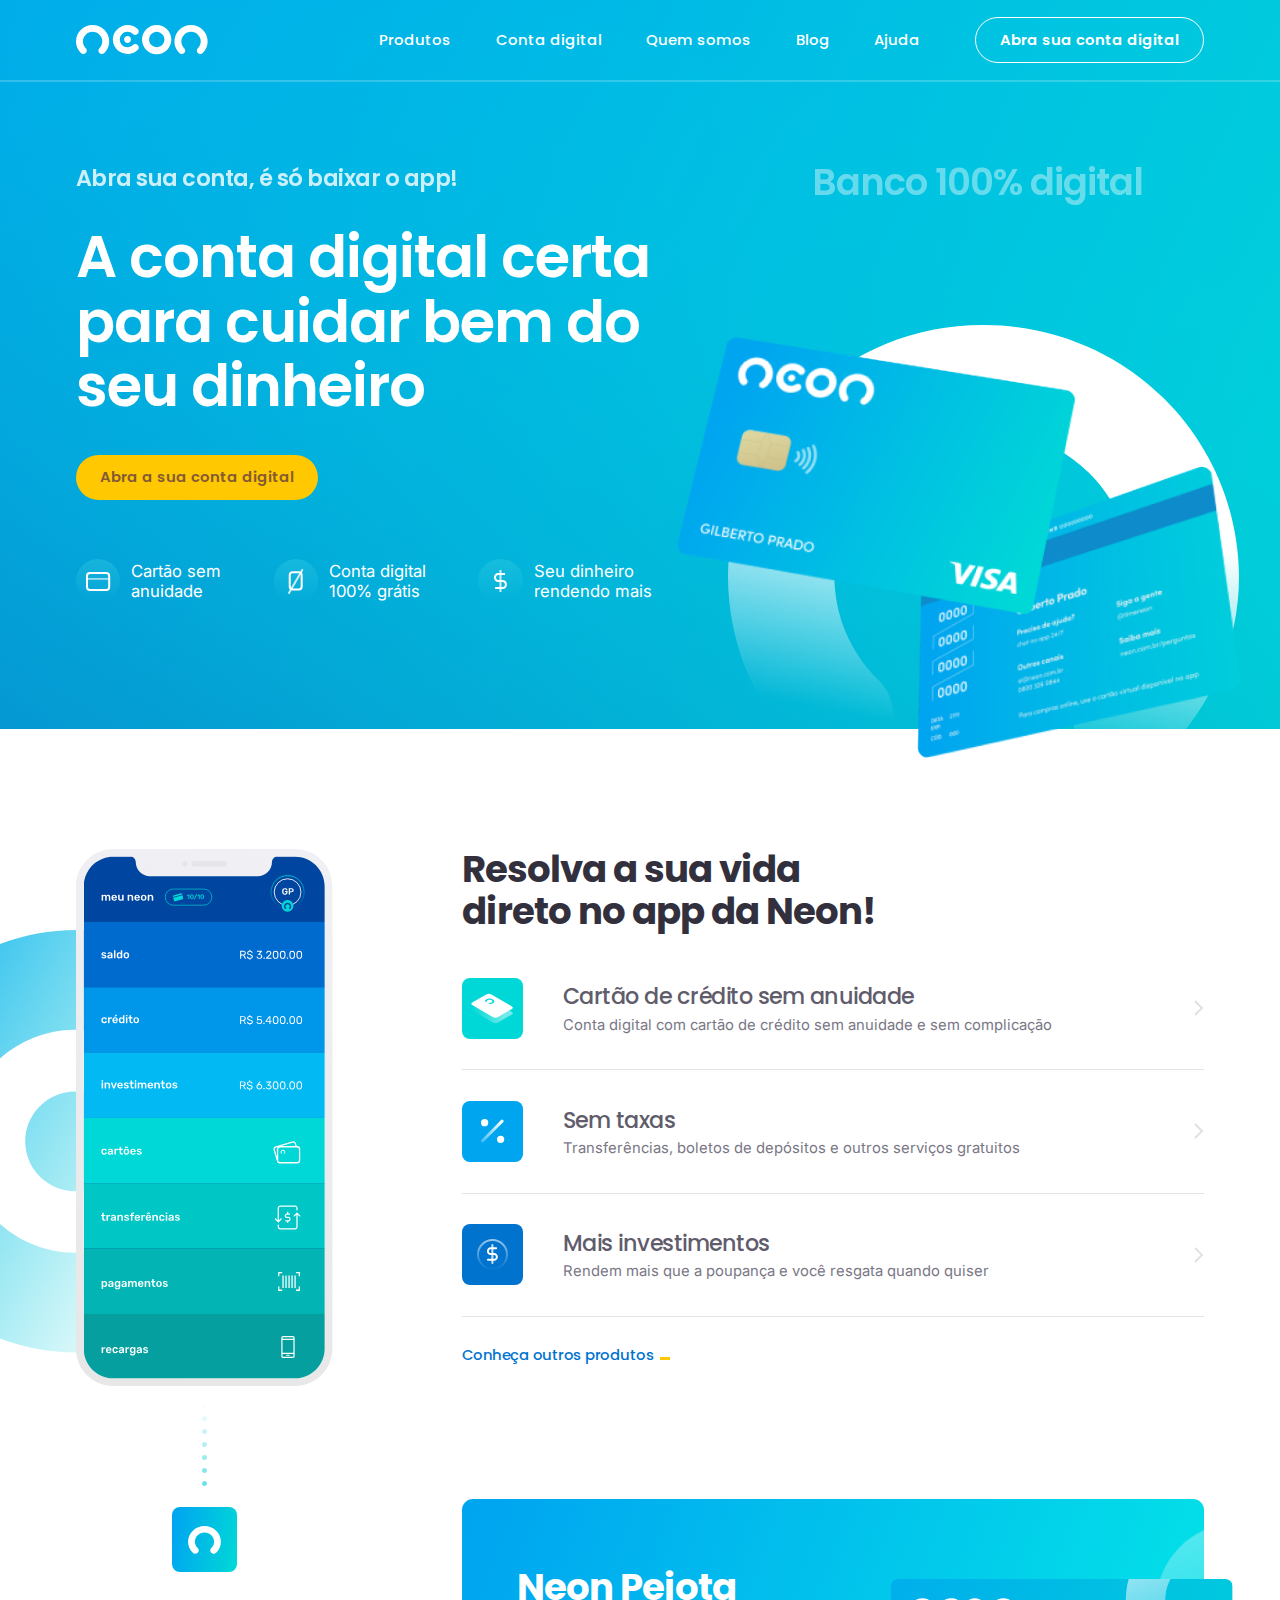
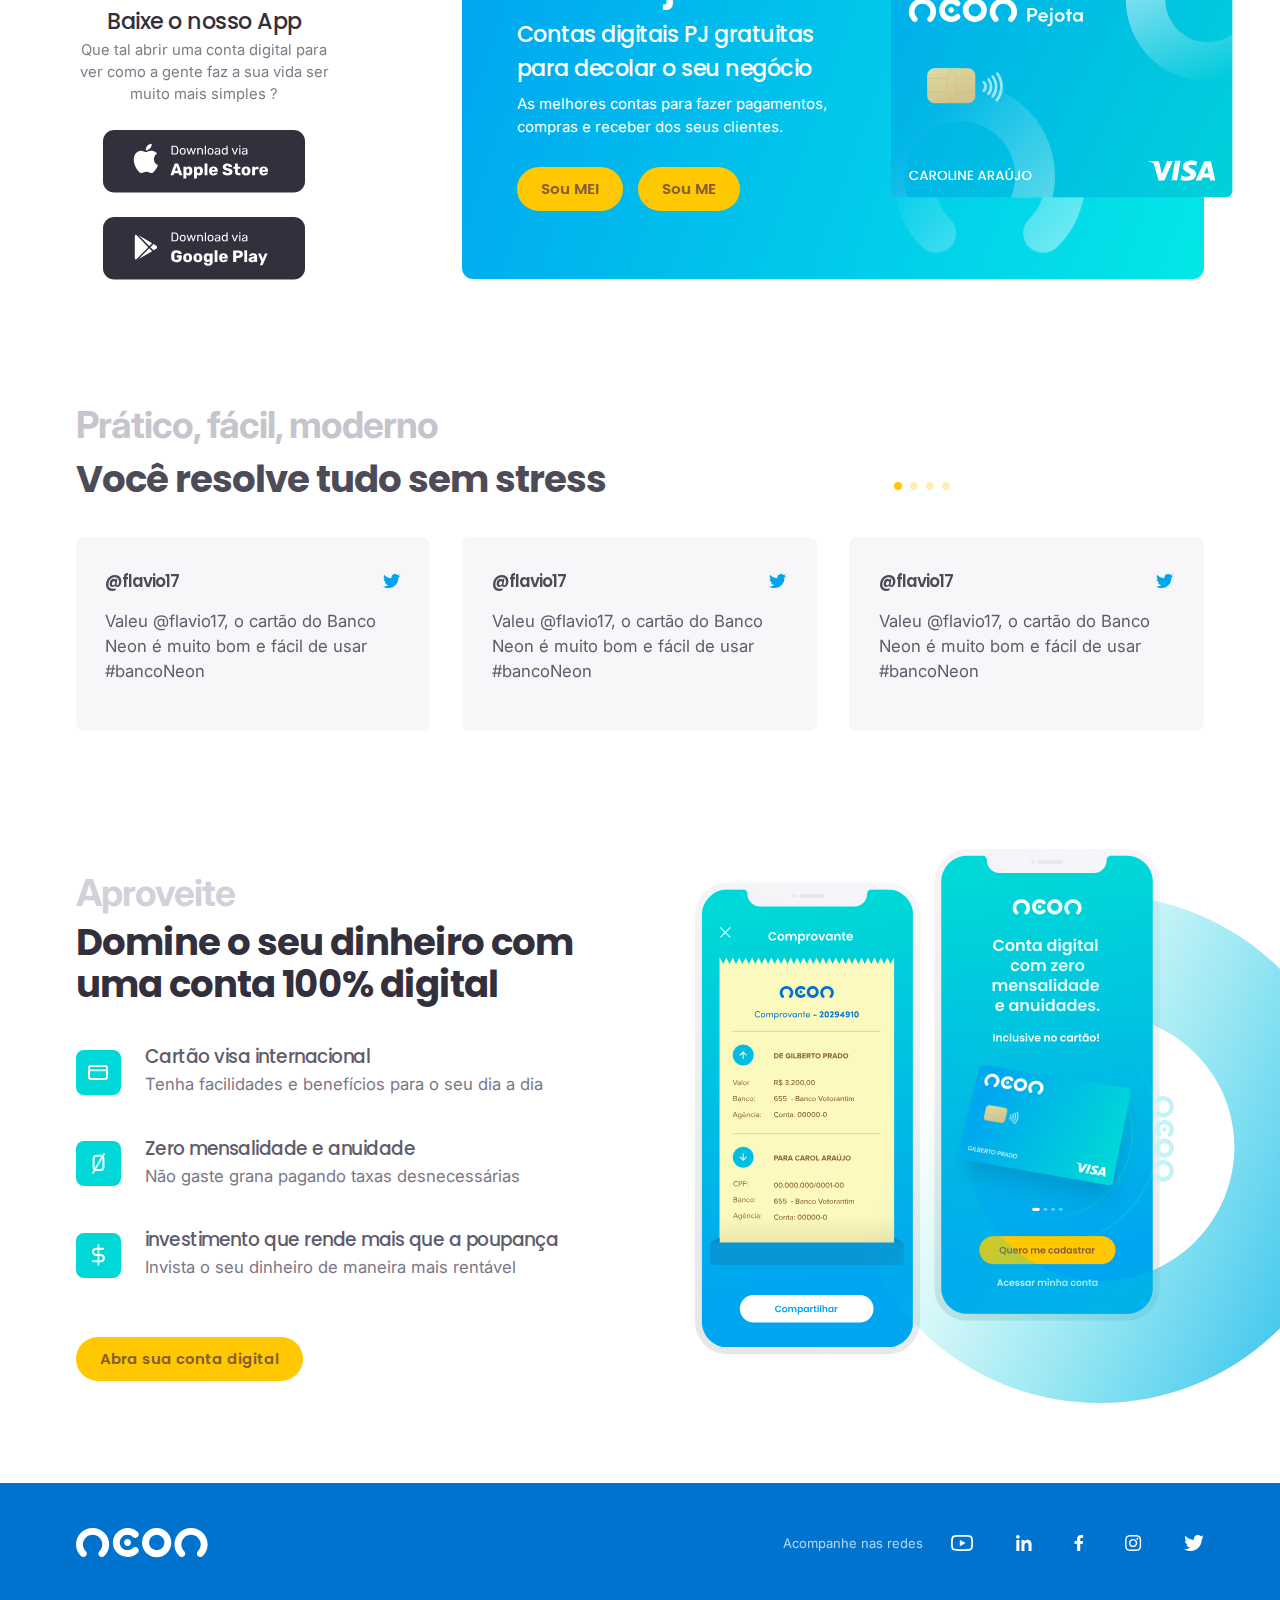
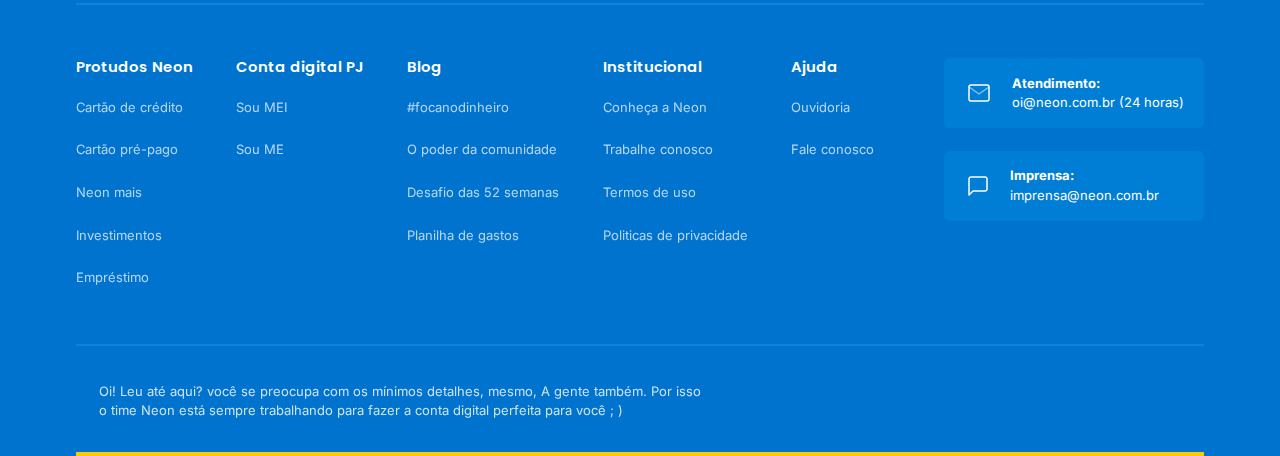
<file: index.html>
<!DOCTYPE html>
<html lang="pt-br">

<head>
    <link rel="preconnect" href="https://fonts.googleapis.com">
    <link rel="preconnect" href="https://fonts.gstatic.com" crossorigin>
    <meta charset="UTF-8">
    <meta http-equiv="X-UA-Compatible" content="IE=edge">
    <meta name="viewport" content="width=device-width, initial-scale=1.0">
    <link rel="stylesheet" href="https://cdn.jsdelivr.net/npm/swiper@9/swiper-bundle.min.css" />
    <link
        href="https://fonts.googleapis.com/css2?family=Inter:wght@400;600;700&family=Poppins:wght@400;500;600;700&display=swap"
        rel="stylesheet">
    <link rel="stylesheet" href="./css/main.min.css">
    <title>Landing Page Neon</title>
</head>

<body>
    <header><!-- 14. Section Hero Responsivo -->
        <div class="container">
            <a href="" class="logo">
                <img src="./images/logo.svg" alt="">
            </a>
            <nav>
                <ul>
                    <li><a href="">Produtos</a></li>
                    <li><a href="">Conta digital</a></li>
                    <li><a href="">Quem somos</a></li>
                    <li><a href="">Blog</a></li>
                    <li><a href="">Ajuda</a></li>
                </ul>
                <button class="btn-secondary white">Abra sua conta digital</button>
                <button class="btn-mobile">
                    <img src="./images/btn-mobile.svg" alt="">
                </button>
            </nav>
        </div>
    </header>
    <section class="s-hero">
        <div class="container">
            <div class="text">
                <h3>Abra sua conta, é só baixar o app!</h3>
                <h1>A conta digital certa para cuidar bem do seu dinheiro</h1>
                <button class="btn-primary">Abra a sua conta digital</button>
                <ul>
                    <li>
                        <div class="icon">
                            <img src="./images/icon-anuidade.svg" alt="icon-anuidade">
                        </div>
                        <span>Cartão sem<br />anuidade</span>
                    </li>
                    <li>
                        <div class="icon">
                            <img src="./images/icon-conta-digital.svg" alt="icon-conta-digital">
                        </div>
                        <span>Conta digital<br />100% grátis</span>
                    </li>
                    <li>
                        <div class="icon">
                            <img src="./images/icon-dinheiro.svg" alt="icon-dinheiro">
                        </div>
                        <span>Seu dinheiro<br />rendendo mais</span>
                    </li>
                </ul>
            </div>
            <div class="area-image">
                <h2>Banco 100% digital</h2>
                <div class="image">
                    <img src="./images/card-neon-frnt.png" class="card-front" alt="">
                    <img src="./images/card-neon-back.png" class="card-back" alt="">
                    <img src="./images/circle-cards-neon.svg" class="circle" alt="">
                </div>
            </div>
        </div>
    </section>
    <section class="s-card-neon">
        <div class="container">
            <div class="left-area">
                <div class="ilustra-mockup">
                    <img src="./images/circle-mockup.svg" class="circle" alt="">
                    <img src="./images/mockup.svg" class="mockup" alt="">
                </div>
                <div class="text">
                    <div class="icon">
                        <img src="./images/icon-neon.svg" class="icon" alt="">
                    </div>
                    <div class="info-text">
                        <h3>Baixe o nosso App</h3>
                        <p>Que tal abrir uma conta digital para ver como a gente faz a sua vida ser muito mais simples
                            ?</p>
                        <ul>
                            <li> <a href=" " target="_blank">
                                    <img src="./images/apple-store.svg" alt="">
                                </a></li>
                            <li>
                                <a href="" target="_blank">
                                    <img src="./images/google-play.svg" alt="">
                                </a>
                            </li>
                        </ul>
                    </div>
                </div>
            </div>
            <div class="right-area">
                <div class="main-text">
                    <h2>Resolva a sua vida direto no app da Neon!</h2>
                    <ul>
                        <li>
                            <div class="info">
                                <img src="./images/icon-cartao-credito.svg" class="icon" alt="">
                                <div class="txt">
                                    <h3>Cartão de crédito sem anuidade</h3>
                                    <p>Conta digital com cartão de crédito sem anuidade e sem complicação</p>
                                </div>
                            </div>
                            <img src="./images/arrow-right.svg" alt="">
                        </li>
                        <li>
                            <div class="info">
                                <img src="./images/icon-taxas.svg" class="icon" alt="">
                                <div class="txt">
                                    <h3>Sem taxas</h3>
                                    <p>Transferências, boletos de depósitos e outros serviços gratuitos</p>
                                </div>
                            </div>
                            <img src="./images/arrow-right.svg" alt="">
                        </li>
                        <li>
                            <div class="info">
                                <img src="./images/icon-investimentos.svg" class="icon" alt="">
                                <div class="txt">
                                    <h3>Mais investimentos</h3>
                                    <p>Rendem mais que a poupança e você resgata quando quiser</p>
                                </div>
                            </div>
                            <img src="./images/arrow-right.svg" alt="">
                        </li>
                    </ul>
                    <a href="#" class="btn">Conheça outros produtos</a>
                </div>
                <div class="box-card">
                    <div class="text">
                        <h2>Neon Pejota</h2>
                        <h3>Contas digitais PJ gratuitas para decolar o seu negócio</h3>
                        <p>As melhores contas para fazer pagamentos, compras e receber dos seus clientes.</p>
                        <div class="btns">
                            <button class="btn-primary">Sou MEI</button>
                            <button class="btn-primary">Sou ME</button>
                        </div>
                    </div>
                    <img src="./images/card-front-pj.svg" class="image" alt="">
                </div>
            </div>
        </div>
    </section>
    <section class="s-depoimentos">
        <div class="container">
            <div class="top">
                <h2><span>Prático, fácil, moderno</span>
                    Você resolve tudo sem stress</h2>
                <div class="swiper-pagination"></div>
            </div>
            <!-- Swiper -->
            <div class="slide-depoimentos">
                <div class="swiper-wrapper">
                    <div class="swiper-slide">
                        <div class="card-depoimento">
                            <div class="user">
                                <strong>@flavio17</strong>
                                <img src="./images/icon-twiiter.svg" alt="">
                            </div>
                            <p>Valeu @flavio17, o cartão do Banco Neon é muito bom e fácil de usar #bancoNeon</p>
                        </div>
                    </div>

                    <div class="swiper-slide">
                        <div class="card-depoimento">
                            <div class="user">
                                <strong>@flavio17</strong>
                                <img src="./images/icon-twiiter.svg" alt="">
                            </div>
                            <p>Valeu @flavio17, o cartão do Banco Neon é muito bom e fácil de usar #bancoNeon</p>
                        </div>
                    </div>

                    <div class="swiper-slide">
                        <div class="card-depoimento">
                            <div class="user">
                                <strong>@flavio17</strong>
                                <img src="./images/icon-twiiter.svg" alt="">
                            </div>
                            <p>Valeu @flavio17, o cartão do Banco Neon é muito bom e fácil de usar #bancoNeon</p>
                        </div>
                    </div>

                    <div class="swiper-slide">
                        <div class="card-depoimento">
                            <div class="user">
                                <strong>@flavio17</strong>
                                <img src="./images/icon-twiiter.svg" alt="">
                            </div>
                            <p>Valeu @flavio17, o cartão do Banco Neon é muito bom e fácil de usar #bancoNeon</p>
                        </div>
                    </div>

                    <div class="swiper-slide">
                        <div class="card-depoimento">
                            <div class="user">
                                <strong>@flavio17</strong>
                                <img src="./images/icon-twiiter.svg" alt="">
                            </div>
                            <p>Valeu @flavio17, o cartão do Banco Neon é muito bom e fácil de usar #bancoNeon</p>
                        </div>
                    </div>

                    <div class="swiper-slide">
                        <div class="card-depoimento">
                            <div class="user">
                                <strong>@flavio17</strong>
                                <img src="./images/icon-twiiter.svg" alt="">
                            </div>
                            <p>Valeu @flavio17, o cartão do Banco Neon é muito bom e fácil de usar #bancoNeon</p>
                        </div>
                    </div>
                </div>

            </div>

            <!-- Swiper JS -->
        </div>
    </section>
    <section class="s-conta-digital">
        <div class="container">
            <div class="text">
                <h2><span>Aproveite</span>Domine o seu dinheiro com uma conta 100% digital</h2>
                <ul>
                    <li>
                        <div class="icon">
                            <img src="./images/icon-cartao-internacional.svg" alt="">
                        </div>
                        <div class="info">
                            <h4>Cartão visa internacional</h4>
                            <p>Tenha facilidades e benefícios para o seu dia a dia </p>
                        </div>
                    </li>

                    <li>
                        <div class="icon">
                            <img src="./images/icon-taxa-zero.svg" alt="">
                        </div>
                        <div class="info">
                            <h4>Zero mensalidade e anuidade</h4>
                            <p>Não gaste grana pagando taxas desnecessárias </p>
                        </div>
                    </li>

                    <li>
                        <div class="icon">
                            <img src="./images/icon-poupanca.svg" alt="">
                        </div>
                        <div class="info">
                            <h4>investimento que rende mais que a poupança</h4>
                            <p>Invista o seu dinheiro de maneira mais rentável </p>
                        </div>
                    </li>
                </ul>
                <button class="btn-primary">Abra sua conta digital</button>
            </div>
            <div class="image">
                <img src="./images/mockup-01.svg" class="mockup-01" alt="">
                <img src="./images/mockup-02.png" class="mockup-02" alt="">
                <img src="./images/circle-conta-digital.svg" class="circle" alt="">
            </div>
        </div>
    </section>
    <footer>
        <div class="container">
            <div class="top">
                <img src="./images/logo.svg" alt="">
                <div class="share">
                    <span>Acompanhe nas redes</span>
                    <ul>
                        <li>
                            <a href="">
                                <img src="./images/youtube.svg" alt="">
                            </a>
                        </li>
                        <li>
                            <a href="">
                                <img src="./images/linkedin.svg" alt="">
                            </a>
                        </li>
                        <li>
                            <a href="">
                                <img src="./images/facebook.svg" alt="">
                            </a>
                        </li>
                        <li>
                            <a href="">
                                <img src="./images/instagram.svg" alt="">
                            </a>
                        </li>
                        <li>
                            <a href="">
                                <img src="./images/twitter-white.svg" alt="">
                            </a>
                        </li>
                    </ul>
                </div>
            </div>
            <div class="main">
                <nav>
                    <div class="item">
                        <strong>Protudos Neon</strong>
                        <ul>
                            <li><a href="">Cartão de crédito</a></li>
                            <li><a href="">Cartão pré-pago</a></li>
                            <li><a href="">Neon mais</a></li>
                            <li><a href="">Investimentos</a></li>
                            <li><a href="">Empréstimo</a></li>
                        </ul>
                    </div>
                    <div class="item">
                        <strong>Conta digital PJ</strong>
                        <ul>
                            <li><a href="">Sou MEI</a></li>
                            <li><a href="">Sou ME</a></li>
                        </ul>
                    </div>
                    <div class="item">
                        <strong>Blog</strong>
                        <ul>
                            <li><a href="">#focanodinheiro</a></li>
                            <li><a href="">O poder da comunidade</a></li>
                            <li><a href="">Desafio das 52 semanas</a></li>
                            <li><a href="">Planilha de gastos</a></li>
                        </ul>
                    </div>
                    <div class="item">
                        <strong>Institucional</strong>
                        <ul>
                            <li><a href="">Conheça a Neon</a></li>
                            <li><a href="">Trabalhe conosco</a></li>
                            <li><a href="">Termos de uso</a></li>
                            <li><a href="">Politicas de privacidade</a></li>
                        </ul>
                    </div>
                    <div class="item">
                        <strong>Ajuda</strong>
                        <ul>
                            <li><a href="">Ouvidoria</a></li>
                            <li><a href="">Fale conosco</a></li>
                        </ul>
                    </div>
                </nav>
                <div class="btns">
                    <button>
                        <img src="./images/envelope.svg" alt="">
                        <div class="info">
                            <strong>Atendimento:</strong>
                            <span>oi@neon.com.br (24 horas)</span>
                        </div>
                    </button>
                    <button>
                        <img src="./images/chat.svg" alt="">
                        <div class="info">
                            <strong>Imprensa:</strong>
                            <span>imprensa@neon.com.br</span>
                        </div>
                    </button>
                </div>
            </div>
            <div class="mensagem">
                <div class="icon">

                </div>
                <p>Oi! Leu até aqui? você se preocupa com os mínimos detalhes, mesmo, A gente também. Por isso o time
                    Neon está sempre trabalhando para fazer a conta digital perfeita para você ; )</p>
            </div>
        </div>
    </footer>
    <script src="https://cdn.jsdelivr.net/npm/swiper@9/swiper-bundle.min.js"></script>
    <script>
        var swiper = new Swiper(".slide-depoimentos", {
            slidesPerView: 3,
            spaceBetween: 32,
            pagination: {
                el: ".s-depoimentos .top .swiper-pagination",
                clickable: true,
            },
        });
    </script>
</body>

</html>
</file>
<file: css/main.min.css>
*{margin:0;padding:0;box-sizing:border-box;list-style:none;text-decoration:none;border:none;outline:none;scroll-behavior:smooth;font-family:"Inter",sans-serif}html{font-size:62.5%}@media(max-width: 1300px){html{font-size:58%}}@media(max-width: 991px){html{font-size:62.5%}}html,body{overflow-x:hidden}img{max-width:100%;display:block}button{background-color:rgba(0,0,0,0);cursor:pointer}.container{width:100%;max-width:124.6rem;padding:0 1.5rem;margin:0 auto}header{position:absolute;top:0;left:0;width:100%;height:8.8rem;border-bottom:2px solid rgba(255,255,255,.2);display:flex}header .container{display:flex;flex-direction:row;align-items:center;justify-content:space-between}header nav{display:flex;align-items:center}header nav ul{display:flex;align-items:center;margin-right:5.9rem}header nav ul li{transition:all .3s}header nav ul li:not(:first-child){margin-left:4.8rem}header nav ul li a{font-family:"Poppins",sans-serif;font-weight:500;line-height:125%;color:#fff;font-size:1.6rem;transition:all .3s}header nav ul li a:hover{color:#ffc800}header nav .btn-mobile{display:none;margin-left:4rem}@media(max-width: 1090px){header nav ul{margin-right:3rem}header nav ul li:not(:first-child){margin-left:2.5rem}}@media(max-width: 1020px){header .logo{max-width:10.8rem}header nav ul{display:none}header nav .btn-mobile{display:block}}@media(max-width: 560px){header{height:7.3rem}header nav .btn-secondary{display:none}}footer{background-color:#0073ce;padding-top:4.9rem}footer .top{display:flex;flex-direction:row;align-items:center;justify-content:space-between;border-bottom:2px solid rgba(73,196,253,.2);padding-bottom:4.8rem;margin-bottom:5.7rem}footer .top .share{display:flex;align-items:center}footer .top .share span{font-size:1.4rem;line-height:125%;color:#fff;opacity:.7}footer .top .share ul{display:flex;align-items:center;margin-left:3rem}footer .top .share ul li:not(:first-child){margin-left:4.5rem}footer .main{display:flex;flex-direction:row;align-items:flex-start;justify-content:space-between;border-bottom:2px solid rgba(73,196,253,.2);padding-bottom:6.2rem;margin-bottom:3.9rem}footer .main nav{display:flex;flex-direction:row;align-items:flex-start;justify-content:space-between;width:100%;max-width:86rem}footer .main nav strong{font-family:"Poppins",sans-serif;font-weight:600;font-size:1.6rem;line-height:125%;color:#fff;display:inline-block;margin-bottom:2.5rem}footer .main nav ul li:not(:last-child){margin-bottom:2.9rem}footer .main nav ul li a{color:#fff;font-size:1.4rem;line-height:1.7rem;opacity:.7}footer .main .btns{width:100%;max-width:28rem}footer .main .btns button{width:100%;background-color:rgba(0,164,240,.23);border-radius:6px;height:7.6rem;display:flex;padding-left:2.5rem;align-items:center}footer .main .btns button:not(:last-child){margin-bottom:2.4rem}footer .main .btns button .info{margin-left:2.4rem}footer .main .btns button .info strong{display:block;text-align:left;color:#fff;font-weight:bold;font-size:1.4rem;line-height:150%}footer .main .btns button .info span{display:block;text-align:left;color:#fff;font-size:1.4rem;line-height:150%}footer .mensagem{display:flex;align-items:flex-start;border-bottom:4px solid #ffc800;padding-bottom:3.4rem}footer .mensagem .icon{font-size:1.8rem}footer .mensagem p{width:100%;max-width:66rem;margin-left:2.5rem;color:#fff;font-size:1.4rem;line-height:150%;opacity:.8}.s-hero{width:100%;height:78.6rem;background:url("../images/bg-hero.svg") no-repeat center center;padding-top:17.5rem}.s-hero .container{display:flex;flex-direction:row;align-items:flex-start;justify-content:space-between}.s-hero .text{width:100%;max-width:68.4rem}.s-hero .text h3{color:#fff;opacity:.8;font-weight:600;margin-bottom:3.2rem}.s-hero .text h1{color:#fff;margin-bottom:3.9rem}.s-hero .text ul{width:100%;max-width:62.1rem;margin-top:6.4rem;display:flex;align-items:center;justify-content:space-between}.s-hero .text ul li{display:flex;align-items:center}.s-hero .text ul li .icon{width:4.8rem;height:4.8rem;background:linear-gradient(180deg, rgba(53, 203, 226, 0.4) 0%, rgba(53, 202, 226, 0) 100%);border-radius:50%;display:flex;flex-direction:row;align-items:center;justify-content:center;margin-right:1.2rem}.s-hero .text ul li span{color:#fff;font-size:1.8rem;line-height:2.2rem}.s-hero .area-image{width:100%;max-width:70.6rem;margin-right:-17.4rem}.s-hero .area-image h2{text-align:center;margin-bottom:6.7rem;color:#fff;opacity:.4;font-weight:600}.s-hero .area-image .image{position:relative;width:100%;height:54.1rem;top:3.5rem}.s-hero .area-image .image img{position:absolute}.s-hero .area-image .image .card-front{top:4.1rem;left:0;z-index:3;max-width:43rem}.s-hero .area-image .image .card-back{bottom:4.6rem;right:8.6rem;z-index:2;max-width:35rem}.s-hero .area-image .image .circle{top:2.8rem;right:4.3rem;z-index:1;max-width:55rem}@media(max-width: 1440px){.s-hero .area-image{margin-right:-13.4rem}}@media(max-width: 1366px){.s-hero .area-image{margin-right:-8rem}.s-hero .area-image .image .card-back{right:4rem}}@media(max-width: 1050px){.s-hero{padding-top:14.5rem;height:66rem}.s-hero .text ul{margin-top:4.5rem}.s-hero .area-image{margin-right:-10px}.s-hero .area-image h2{margin-bottom:1.5rem}.s-hero .area-image .image{height:45rem}.s-hero .area-image .image .card-front{max-width:35rem;top:8rem}.s-hero .area-image .image .card-back{max-width:29rem;bottom:0}.s-hero .area-image .image .circle{max-width:46rem}}@media(max-width: 991px){.s-hero{height:89.1rem;background-size:cover}.s-hero .container{flex-direction:column;align-items:center}.s-hero .text{margin-bottom:5rem;max-width:68.5rem;text-align:center;display:flex;flex-direction:column;align-items:center;justify-content:center}.s-hero .text h1{margin-bottom:2.6rem}.s-hero .text h3{text-align:center}.s-hero .text ul{margin-bottom:3.9rem}.s-hero .area-image h2{margin-bottom:1.9rem}.s-hero .area-image .image{max-width:51rem;margin:0 auto;height:42.4rem;top:0}.s-hero .area-image .image .circle{max-width:42rem;top:0;right:1.3rem}.s-hero .area-image .image .card-front{max-width:34rem;left:0;top:3.4rem}.s-hero .area-image .image .card-back{max-width:27.4rem;right:2.9rem;top:5.6rem}}@media(max-width: 568px){.s-hero{padding-top:12.4rem;height:73.9rem}.s-hero .text h3{font-size:1.6rem;line-height:120%;margin-bottom:1.6rem}.s-hero .text h1{font-size:3.2rem;line-height:120%;margin-bottom:3.7rem}.s-hero .text ul{flex-direction:column;align-items:flex-start;max-width:28rem}.s-hero .text ul li:not(:first-child){margin-top:1.6rem}.s-hero .text ul li .icon{width:2rem;height:2rem;background-color:rgba(0,0,0,0)}.s-hero .text ul li span br{display:none}.s-hero .area-image h2{display:none}.s-hero .area-image .image{width:30.5rem;height:25rem}.s-hero .area-image .image .circle{max-width:26rem;right:0}.s-hero .area-image .image .card-front{max-width:21rem;top:2.9rem}.s-hero .area-image .image .card-back{max-width:17rem;bottom:0;right:6px}}.s-card-neon{padding-top:12.9rem}.s-card-neon .container{display:flex;flex-direction:"row";align-items:flex-start;justify-content:space-between}.s-card-neon .left-area{width:100%;max-width:27.7rem}.s-card-neon .left-area .ilustra-mockup{position:relative;width:100%;max-width:27.7rem;margin-bottom:12.9rem}.s-card-neon .left-area .ilustra-mockup .circle{position:absolute;top:8.7rem;left:-214px;z-index:-1;max-width:377px}.s-card-neon .left-area .text{width:100%;display:flex;flex-direction:column;align-items:center}.s-card-neon .left-area .text .icon{position:relative}.s-card-neon .left-area .text .icon::before{content:"";width:5px;height:83px;top:-104px;position:absolute;display:inline-block;background:url("../images/points.svg") no-repeat center center;left:50%;margin-left:-2.5px}.s-card-neon .left-area .text .info-text{display:flex;flex-direction:column;align-items:center}.s-card-neon .left-area .text .info-text h3{text-align:center;margin-top:3.6rem;color:#33303e}.s-card-neon .left-area .text .info-text p{text-align:center;font-size:1.6rem;color:#5f5c6b;line-height:150%;opacity:.8;margin-bottom:2.6rem}.s-card-neon .left-area .text .info-text ul li:not(:last-child){margin-bottom:2.6rem}.s-card-neon .right-area{width:100%;max-width:80rem}.s-card-neon .right-area .main-text{margin-bottom:14.4rem}.s-card-neon .right-area .main-text h2{max-width:48.8rem;color:#33303e;margin-bottom:4.9rem}.s-card-neon .right-area .main-text ul{margin-bottom:3.2rem}.s-card-neon .right-area .main-text ul li{display:flex;flex-direction:row;align-items:center;justify-content:space-between;border-bottom:1px solid rgba(225,224,231,.9);padding:3.3rem 0}.s-card-neon .right-area .main-text ul li:first-child{padding-top:0}.s-card-neon .right-area .main-text ul li .info{display:flex;flex-direction:row;align-items:center;justify-content:space-between}.s-card-neon .right-area .main-text ul li .info .txt{margin-left:4.3rem}.s-card-neon .right-area .main-text ul li .info .txt h3{color:#5f5c6b}.s-card-neon .right-area .main-text ul li .info .txt p{font-size:1.6rem;line-height:150%;color:#7a7786}.s-card-neon .right-area .main-text .btn{position:relative;display:inline-block;font-family:"Poppins",sans-serif;font-weight:500;font-size:1.6rem;line-height:125%;letter-spacing:-0.5px;color:#0073ce}.s-card-neon .right-area .main-text .btn::after{content:"";width:10px;display:inline-block;height:3px;margin-left:6px;background-color:#ffc800}.s-card-neon .right-area .box-card{width:100%;height:41rem;background:url("../images/bg-box-card-neon.svg") no-repeat center center;border-radius:1.2rem;display:flex;align-items:center;justify-content:space-between;padding-left:5.9rem}.s-card-neon .right-area .box-card .text{width:100%;max-width:38rem}.s-card-neon .right-area .box-card .text h2{color:#fff;margin-bottom:1.1rem}.s-card-neon .right-area .box-card .text h3{color:#fff;width:100%;max-width:32.7rem;margin-bottom:8px}.s-card-neon .right-area .box-card .text p{color:#fff;font-size:1.6rem;line-height:150%;margin-bottom:3.1rem}.s-card-neon .right-area .box-card .text .btns{display:flex;align-items:center}.s-card-neon .right-area .box-card .text .btns button:not(:first-child){margin-left:1.6rem}.s-card-neon .right-area .box-card .image{margin-right:-3.1rem}@media(max-width: 1200px){.s-card-neon .left-area .circle{display:none}.s-card-neon .right-area{max-width:75rem}.s-card-neon .right-area .main-text ul li .info .txt{margin-left:2rem}.s-card-neon .right-area .box-card{padding-left:3.5rem}.s-card-neon .right-area .box-card .image{margin-right:-1rem}}@media(max-width: 991px){.s-card-neon .container{flex-direction:column-reverse}.s-card-neon .left-area{display:flex;align-items:center;max-width:100%}.s-card-neon .left-area .ilustra-mockup{margin-bottom:0}.s-card-neon .right-area{max-width:100%;margin-bottom:9.8rem}.s-card-neon .right-area .main-text{margin-bottom:5.6rem}.s-card-neon .right-area .main-text h2{margin:0 auto;margin-bottom:5.6rem;text-align:center;font-size:3.6rem}.s-card-neon .right-area .main-text .btn{text-align:center;display:block}.s-card-neon .right-area .main-text .btn:after{display:none}.s-card-neon .right-area .box-card{max-width:88.5%}.s-card-neon .right-area .box-card .image{margin-right:-4rem}}.s-depoimentos{padding-top:13.4rem}.s-depoimentos .top{display:flex;flex-direction:row;align-items:flex-end;justify-content:space-between;margin-bottom:4rem}.s-depoimentos .top h2{width:100%}.s-depoimentos .top h2 span{color:#c6c5ce;display:block;margin-bottom:1.4rem}.s-depoimentos .top .swiper-pagination{position:relative;width:100%;align-items:right}.s-depoimentos .top .swiper-pagination .swiper-pagination-bullet{background-color:#ffc800;opacity:.3;border-radius:12px;transition:all .3s}.s-depoimentos .top .swiper-pagination .swiper-pagination-bullet:not(:first-child){margin-left:4px}.s-depoimentos .top .swiper-pagination .swiper-pagination-bullet-active{opacity:1;font-size:18px}.s-depoimentos .slide-depoimentos{overflow:hidden}.s-conta-digital{padding-top:12.7rem;padding-bottom:8.5rem}.s-conta-digital .container{display:flex;align-items:center}.s-conta-digital .text{max-width:54.2rem}.s-conta-digital .text h2{color:#33303e;margin-bottom:4.5rem}.s-conta-digital .text h2 span{display:block;color:rgba(198,197,208,.8);margin-bottom:9px}.s-conta-digital .text ul{margin-bottom:6.1rem}.s-conta-digital .text ul li{display:flex;align-items:center}.s-conta-digital .text ul li:not(:last-child){margin-bottom:4.5rem}.s-conta-digital .text ul li .icon{width:45px;height:45px;background-color:#00d7d7;border-radius:8px;display:flex;flex-direction:row;align-items:center;justify-content:center;margin-right:2.6rem}.s-conta-digital .text ul li .info h4{margin-bottom:4px;color:#5f5c6b}.s-conta-digital .text ul li .info p{font-size:1.8rem;line-height:150%;color:#7a7786}.s-conta-digital .image{position:relative;width:100%;max-width:71.2rem;height:59.8rem;margin-right:-3.8rem;left:12.5rem}.s-conta-digital .image img{position:absolute}.s-conta-digital .image img.circle{bottom:0;right:0}.s-conta-digital .image img.mockup-01{bottom:4.7rem;left:0}.s-conta-digital .image img.mockup-02{top:3;left:25.8rem}h1,h2{font-family:"Poppins",sans-serif;line-height:112%;letter-spacing:-1px;color:#4e4b59}h1{font-weight:600;font-size:6.2rem}@media(max-width: 1050px){h1{font-size:5.2rem}}@media(max-width: 991px){h1{font-size:4.8rem}}h2{font-weight:bold;font-size:4rem}h3,h4{font-family:"Poppins",sans-serif;letter-spacing:-0.5px;color:#4e4b59;font-weight:500}h3{font-size:2.4rem;line-height:150%}h4{font-size:2rem;line-height:112%}.btn-primary{background-color:#ffc800;color:#855b35}.btn-primary:hover{background-color:#ffdc5c}.btn-secondary{border:1px solid #00a5f0;background-color:rgba(0,0,0,0);color:#00a5f0}.btn-secondary:hover{background-color:#00a5f0;color:#fff}.btn-secondary.white{border:1px solid #fff;color:#fff}.btn-secondary.white:hover{background-color:#fff;color:#00d7d7}.btn-primary,.btn-secondary{display:inline-block;line-height:4.8rem;padding:0 2.6rem;border-radius:12.2rem;font-family:"Poppins",sans-serif;font-weight:600;font-size:1.6rem;transition:all .3s}.card-depoimento{width:100%;max-width:38.4rem;height:20.9rem;background-color:rgba(241,240,245,.55);border-radius:8px;padding:3.7rem 3.2rem 2.3rem 3.2rem}.card-depoimento .user{display:flex;flex-direction:row;align-items:center;justify-content:space-between;margin-bottom:2rem}.card-depoimento .user strong{font-family:"Poppins",sans-serif;font-size:1.8rem;line-height:112%;letter-spacing:-1px;font-weight:600;color:#4e4b59}.card-depoimento p{font-size:1.8rem;line-height:150%;color:#5f5c6b}/*# sourceMappingURL=main.min.css.map */
</file>
